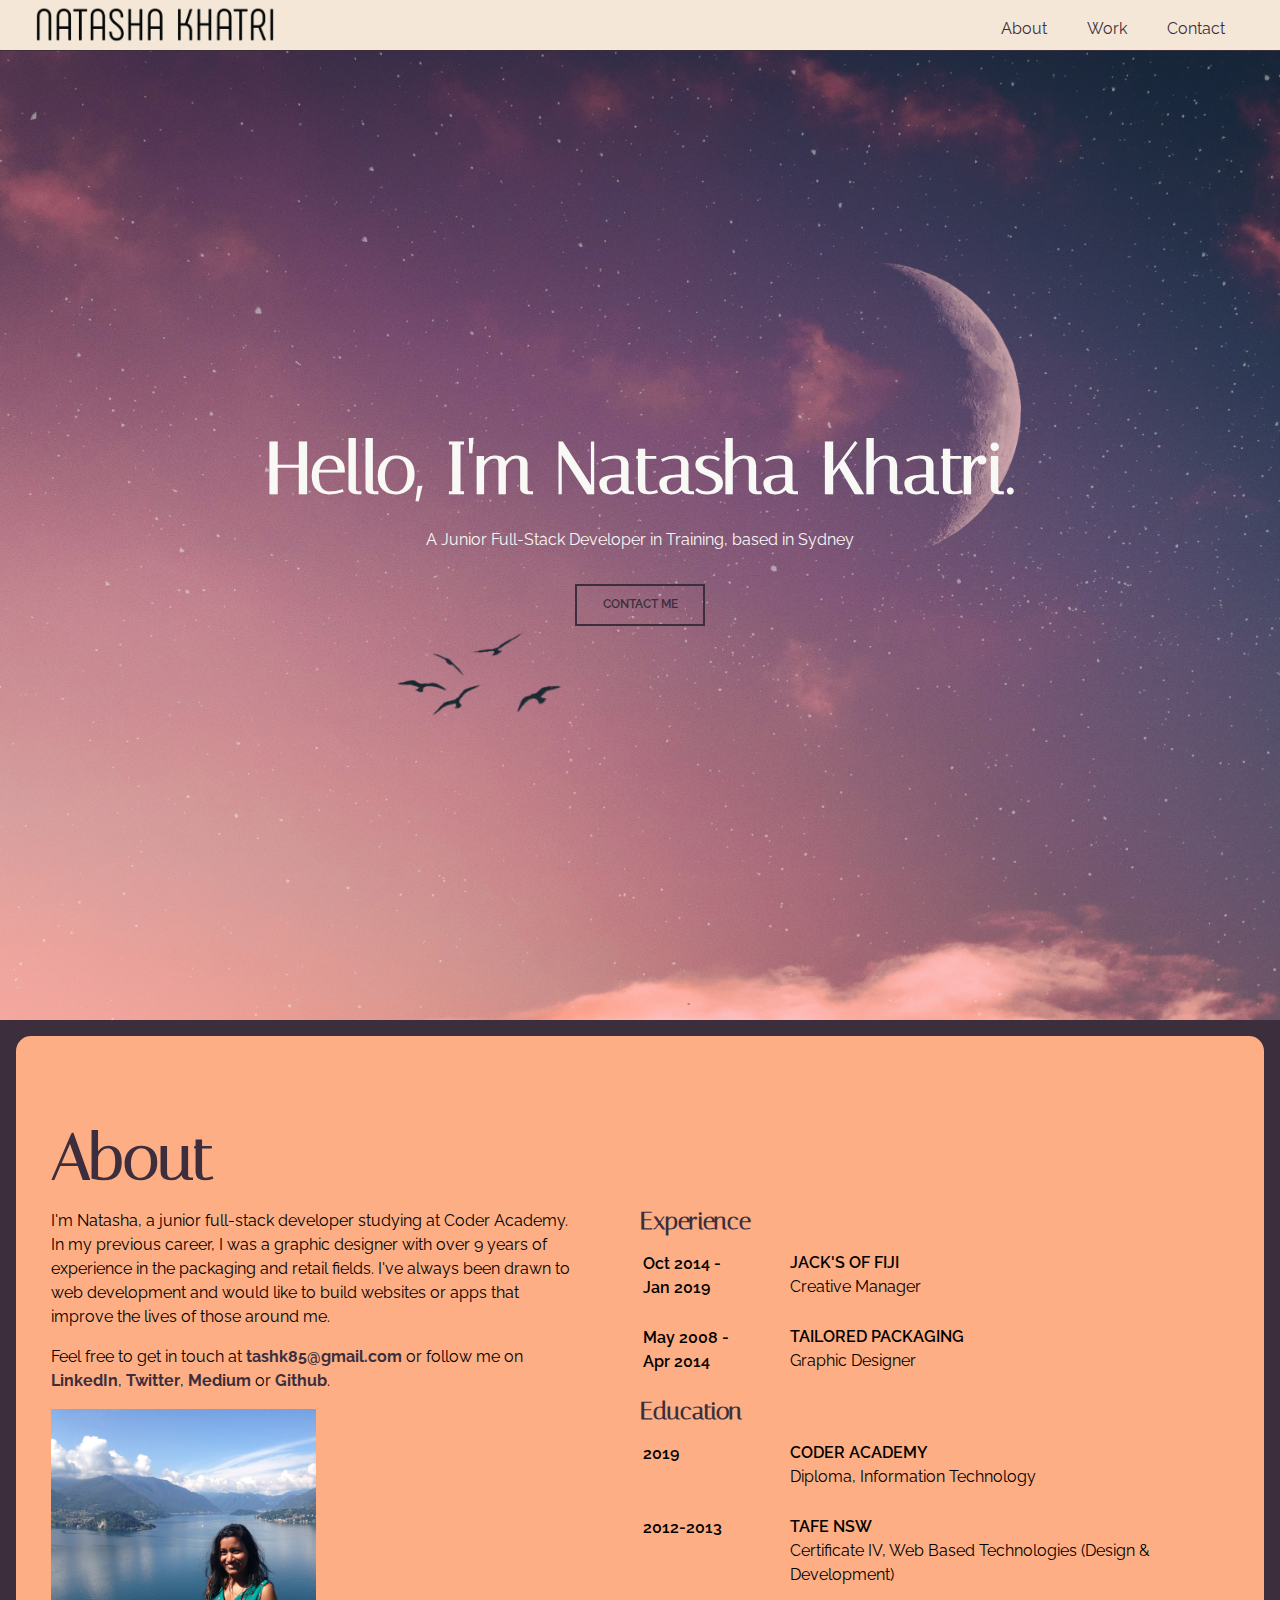
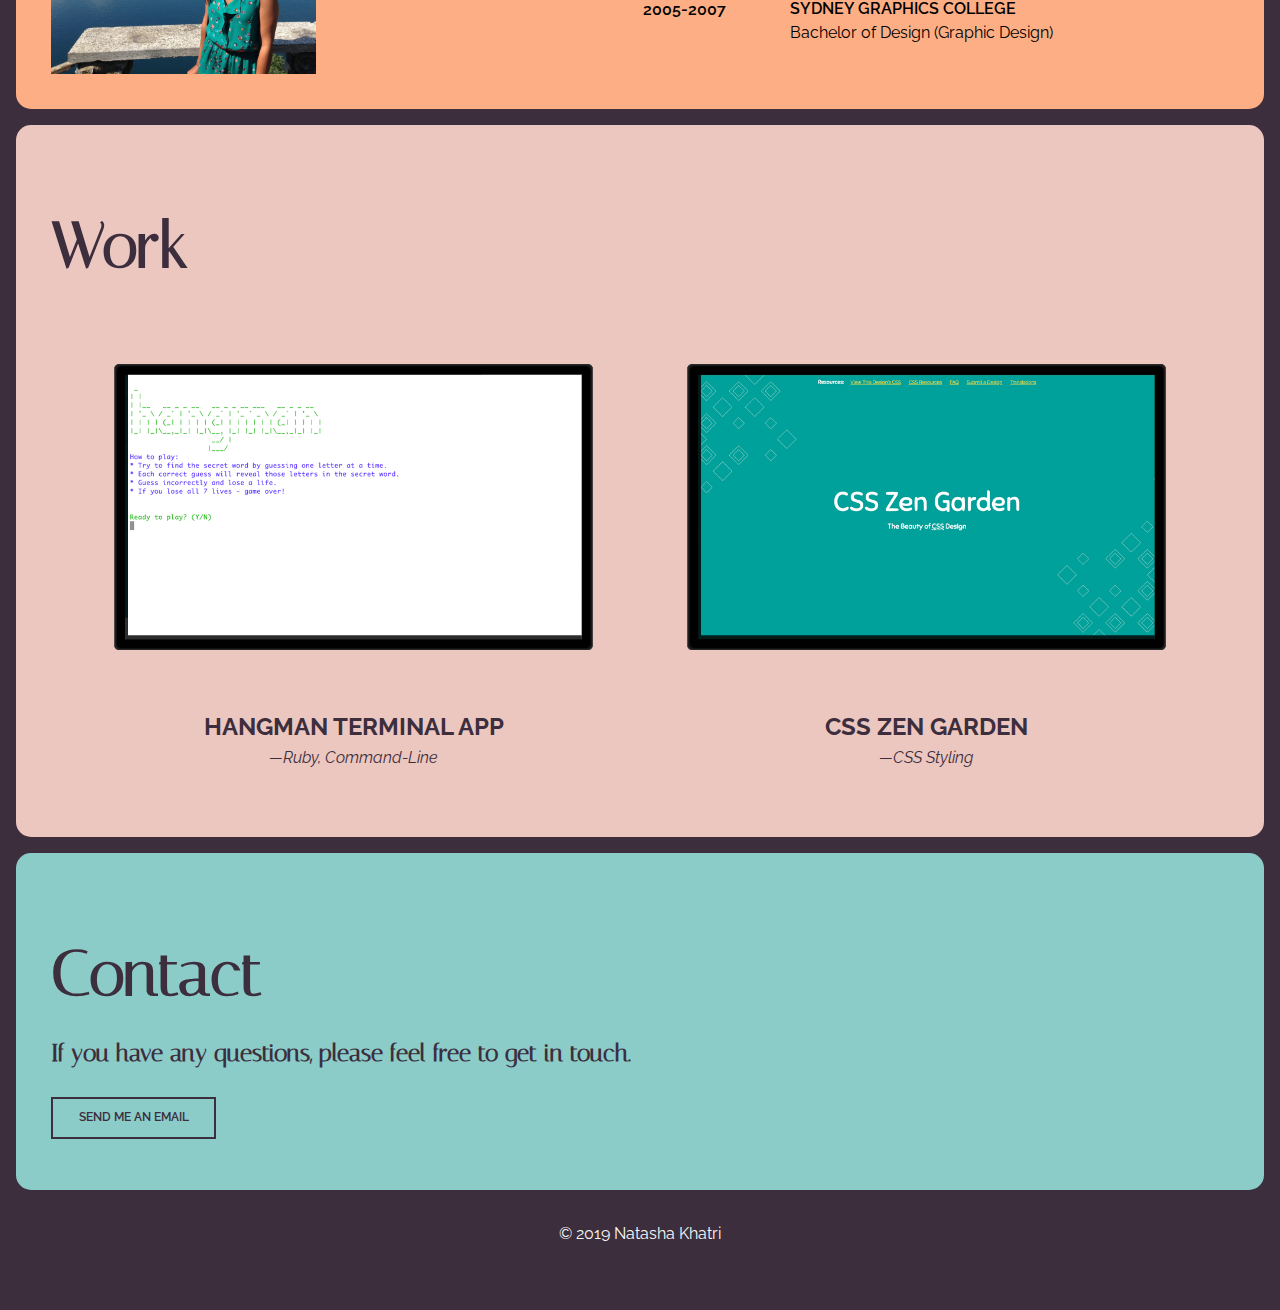
<file: index.html>
<!DOCTYPE html>
<html lang="en">
<head>
    <meta charset="utf-8">
    <meta http-equiv="X-UA-Compatible" content="IE=edge">
    <title>Natasha Khatri | Junior Web Developer</title>
    <meta name="viewport" content="width=device-width, initial-scale=1" />
    <link rel="stylesheet" type="text/css" media="screen" href="./css/normalize.css" />
    <link rel="stylesheet" type="text/css" media="screen" href="./css/main.css" />
    <link rel="stylesheet" href="https://use.fontawesome.com/releases/v5.7.2/css/all.css" integrity="sha384-fnmOCqbTlWIlj8LyTjo7mOUStjsKC4pOpQbqyi7RrhN7udi9RwhKkMHpvLbHG9Sr" crossorigin="anonymous" />
    <link rel="icon" href="./images/nk-favicon.ico" type="image/x-icon" />
</head>
<body>
    <!-- Header section  -->
    <header>
        <nav class="navBar">
            <nav class="wrapper">
                <!-- Logo -->
                <div class="logo">
                    <a href="index.html">
                        <img src="./images/Natasha_Khatri_Logo.png" alt="Natasha's logo" />
                    </a>
                </div>
                <input type="checkbox" id="menu-toggle" />
                <label for="menu-toggle" class="label-toggle">
                    <i class="fas fa-bars"></i>
                </label>
                <!-- Navigation Menu Links -->
                <ul role="navigation">
                    <li><a href="#about">About</a></li>
                    <li><a href="#work">Work</a></li>
                    <li><a href="#contact">Contact</a></li>
                </ul>
            </nav>
        </nav>
    </header>
    
    <!-- main content section -->
    <main role="main">
        <!-- Main banner section -->
        <section id="banner" role="banner">
            <div class="headline-text">
                <h1>Hello, I'm Natasha Khatri.</h1>
                <p>A Junior Full-Stack Developer in Training, based in Sydney</p>
                <div class="btn-main">
                    <a class="button" href="#contact">Contact Me</a>
                </div>
            </div>
        </section>

        <!-- About section -->
        <section id="about" role="article">
            <div class="heading">
                <h2>About</h2>
            </div>
            <div class="about-info">
                <div class="about-intro">
                        <p>I'm Natasha, a junior full-stack developer studying at Coder Academy. In my previous career, I was a graphic designer with over 9 years of experience in the packaging and retail fields. I've always been drawn to web development and would like to build websites or apps that improve the lives of those around me.</p>
                        <p>Feel free to get in touch at <a href="mailto:tashk85@gmail.com" target="_blank">tashk85@gmail.com</a> or follow me on <a href="https://www.linkedin.com/in/natasha-khatri-57562442" target="_blank">LinkedIn</a>, <a href="https://twitter.com/tashk85" target="_blank">Twitter</a>, <a href="https://medium.com/@tashk85" target="_blank">Medium</a> or <a href="https://github.com/tashk85" target="_blank">Github</a>.</p>
                        <div class="image-container">
                                <img src="images/NK-Italy.jpg" alt="Natasha posing in front of Lake Como" />
                        </div>
                    </div>
                    <div class="history-text">
                        <h3>Experience</h3>
                        <table>
                                <thead>
                                    <tr>
                                        <th>Year</th>
                                        <th>Work History</th>
                                    </tr>
                                </thead>
                                <tbody>
                                    <tr>
                                        <td class="date">Oct 2014 - <br />Jan 2019</td>
                                        <td class="study-info"><span class="school">Jack's of Fiji</span> <br /> Creative Manager</td>
                                    </tr>
                                    <tr>
                                        <td class="date">May 2008 - <br />Apr 2014</td>
                                        <td class="study-info"><span class="school">Tailored Packaging</span> <br /> Graphic Designer</td>
                                    </tr>
                                </tbody>
                            </table>
                        <h3>Education</h3>
                        <table>
                            <thead>
                                <tr>
                                    <th>Date of Study</th>
                                    <th>Education</th>
                                </tr>
                            </thead>
                            <tbody>
                                <tr>
                                    <td class="date">2019</td>
                                    <td class="study-info"><span class="school">Coder Academy</span> <br /> Diploma, Information Technology</td>
                                </tr>
                                <tr>
                                    <td class="date">2012-2013</td>
                                    <td class="study-info"><span class="school">TAFE NSW</span> <br /> Certificate IV, Web Based Technologies (Design & Development)</td>
                                </tr>
                                <tr>
                                    <td class="date">2005-2007</td>
                                    <td class="study-info"><span class="school">Sydney Graphics College</span> <br /> Bachelor of Design (Graphic Design)</td>
                                </tr>
                            </tbody>
                        </table>
                    </div>
            </div>
            
        </section>
        
        <!-- Portfolio work section -->
        <section id="work">
            <div class="heading">
                <h2>Work</h2>
            </div>
            <div class="works-container">
                <div class="works-row">
                    <a href="hangman.html">
                        <div class="works-column">
                            <div class="image-container">
                                <img src="images/hangman_terminal_app_feat.png" alt="Hangman app welcome message" />
                            </div>
                            <div class="works-overlay">
                                <h3>Hangman Terminal App</h3>
                                <p>—Ruby, Command-Line</p>
                            </div>
                        </div>
                    </a>
                    <a href="css_zen_garden.html">
                        <div class="works-column">
                            <div class="image-container">
                                    <img src="images/css_zen_home_feat.png" alt="CSS Zen Garden page" />
                            </div>
                            <div class="works-overlay">
                                <h3>CSS Zen Garden</h3>
                                <p>—CSS Styling</p>
                            </div>
                        </div>
                    </a>
                </div>
            </div>
        </section>
        
        <!-- Contact section -->
        <section id="contact">
            <div class="heading">
                <h2>Contact</h2>
            </div>
            <div>
                <h3>If you have any questions, please feel free to get in touch.</h3>
                <div class="btn-main">
                    <a class="button" href="mailto:tashk85@gmail.com" target="_blank">Send Me An Email</a>
                </div>
            </div>
        </section>
    </main>
    
    <!-- footer section -->
    <footer role="contentinfo">
        <p>&copy; 2019 Natasha Khatri</p>
        <ul class="social" role="presentation">
            <li><a href="https://www.linkedin.com/in/natasha-khatri-57562442" target="_blank"><i class="fab fa-linkedin-in"></i></a></li>
            <li><a href="https://github.com/tashk85" target="_blank"><i class="fab fa-github"></i></a></li>
            <li><a href="https://twitter.com/tashk85" target="_blank"><i class="fab fa-twitter"></i></a></li>
            <li><a href="https://medium.com/@tashk85" target="_blank"><i class="fab fa-medium-m"></i></a></li>
        </ul>
    </footer>

</body>
</html>
</file>
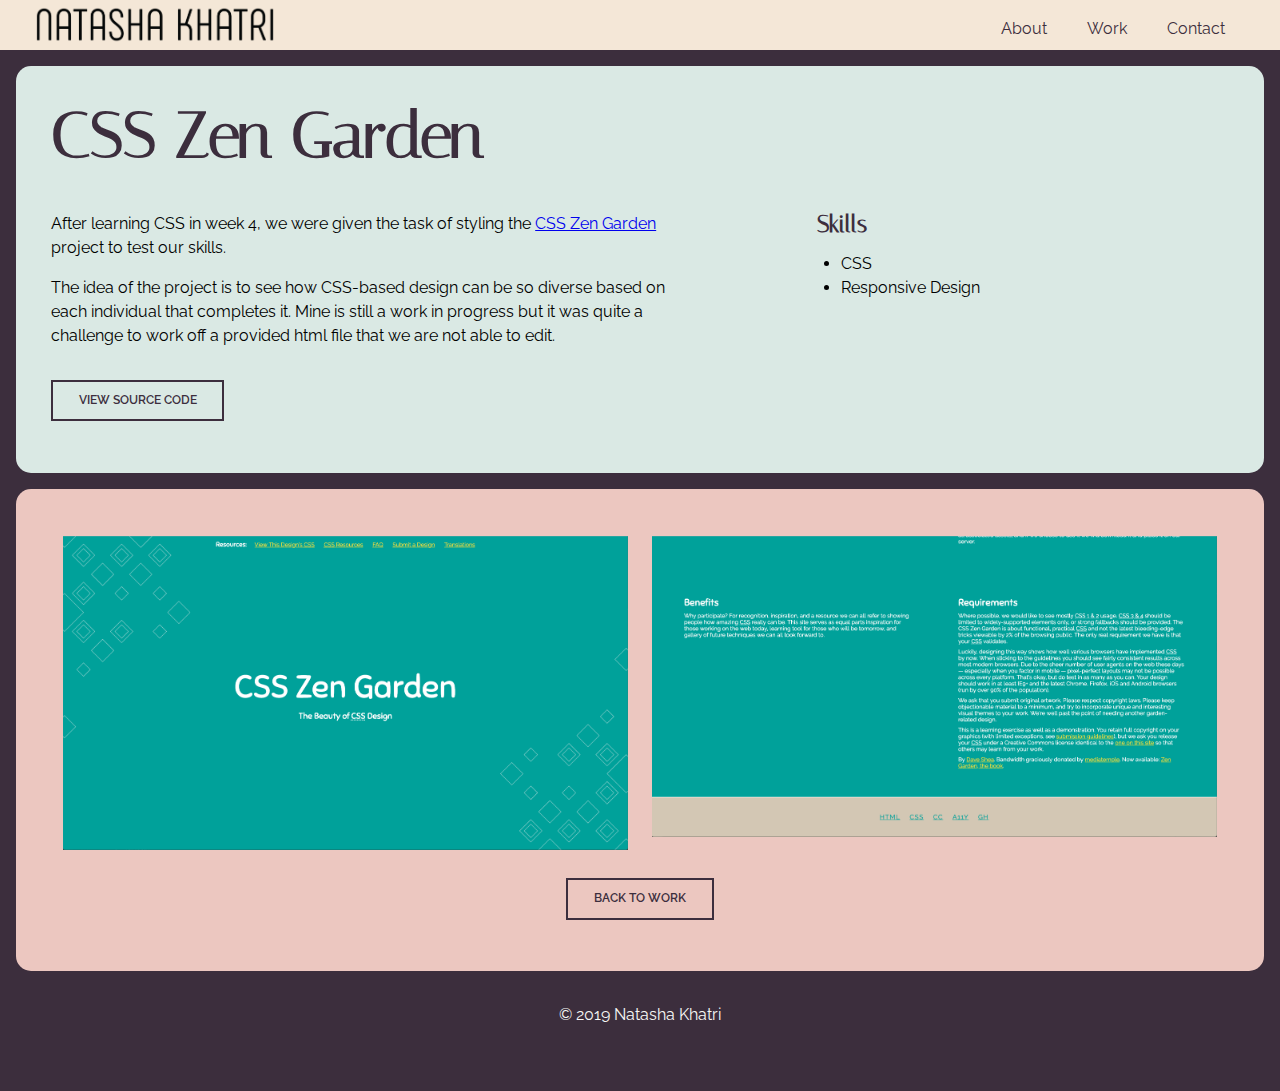
<file: css_zen_garden.html>
<!DOCTYPE html>
<html lang="en">
<head>
    <meta charset="utf-8">
    <meta http-equiv="X-UA-Compatible" content="IE=edge">
    <title>Natasha Khatri | Junior Web Developer</title>
    <meta name="viewport" content="width=device-width, initial-scale=1" />
    <link rel="stylesheet" type="text/css" media="screen" href="./css/normalize.css" />
    <link rel="stylesheet" type="text/css" media="screen" href="./css/main.css" />
    <link rel="stylesheet" href="https://use.fontawesome.com/releases/v5.7.2/css/all.css" integrity="sha384-fnmOCqbTlWIlj8LyTjo7mOUStjsKC4pOpQbqyi7RrhN7udi9RwhKkMHpvLbHG9Sr" crossorigin="anonymous" />
    <link rel="icon" href="./images/nk-favicon.ico" type="image/x-icon" />
</head>
<body>
    <!-- Header section  -->
    <header>
        <nav class="navBar">
            <nav class="wrapper">
                <!-- Logo -->
                <div class="logo">
                    <a href="index.html">
                        <img src="./images/Natasha_Khatri_Logo.png" alt="Natasha's logo" />
                    </a>
                </div>
                <input type="checkbox" id="menu-toggle" />
                <label for="menu-toggle" class="label-toggle">
                    <i class="fas fa-bars"></i>
                </label>
                <!-- Navigation Menu Links -->
                <ul>
                    <li><a href="index.html#about">About</a></li>
                    <li><a href="index.html#work">Work</a></li>
                    <li><a href="index.html#contact">Contact</a></li>
                </ul>
            </nav>
        </nav>
    </header>
    
    <!-- main content section -->
    <main class="zen-main">
        <section class="project-text">
            <h2>CSS Zen Garden</h2>
            <div class="text-container">
                <div class="text-left">
                    <p>After learning CSS in week 4, we were given the task of styling the <a href="http://www.csszengarden.com/" target="_blank">CSS Zen Garden</a> project to test our skills.</p>
                    <p>The idea of the project is to see how CSS-based design can be so diverse based on each individual that completes it. Mine is still a work in progress but it was quite a challenge to work off a provided html file that we are not able to edit.</p>
                    <div class="btn-main">
                        <a class="button" href="https://github.com/tashk85/css_zen_garden" target="_blank">View Source Code</a>
                    </div>
                </div>
                <div class="text-right">
                    <h3>Skills</h3>
                    <ul>
                        <li>CSS</li>
                        <li>Responsive Design</li>
                    </ul>
                </div>            
            </div>
        </section>
        <section class="project-images">
            <div class="image-container">
                    <img src="images/css_zen_home.png" alt="My CSS Zen Garden page design" />
            </div>
            <div class="image-container">
                    <img src="images/css_zen_page1.png" alt="My CSS Zen Garden page design" />
            </div>
            <div class="btn-main">
                <a class="button" href="index.html#work">Back to Work</a>
            </div>
        </section>
    </main>
    
    <!-- footer section -->
    <footer>
        <p>&copy; 2019 Natasha Khatri</p>
        <ul class="social" role="presentation">
            <li><a href="https://www.linkedin.com/in/natasha-khatri-57562442" target="_blank"><i class="fab fa-linkedin-in"></i></a></li>
            <li><a href="https://github.com/tashk85" target="_blank"><i class="fab fa-github"></i></a></li>
            <li><a href="https://twitter.com/tashk85" target="_blank"><i class="fab fa-twitter"></i></a></li>
            <li><a href="https://medium.com/@tashk85" target="_blank"><i class="fab fa-medium-m"></i></a></li>
          </ul>
    </footer>

</body>
</html>
</file>
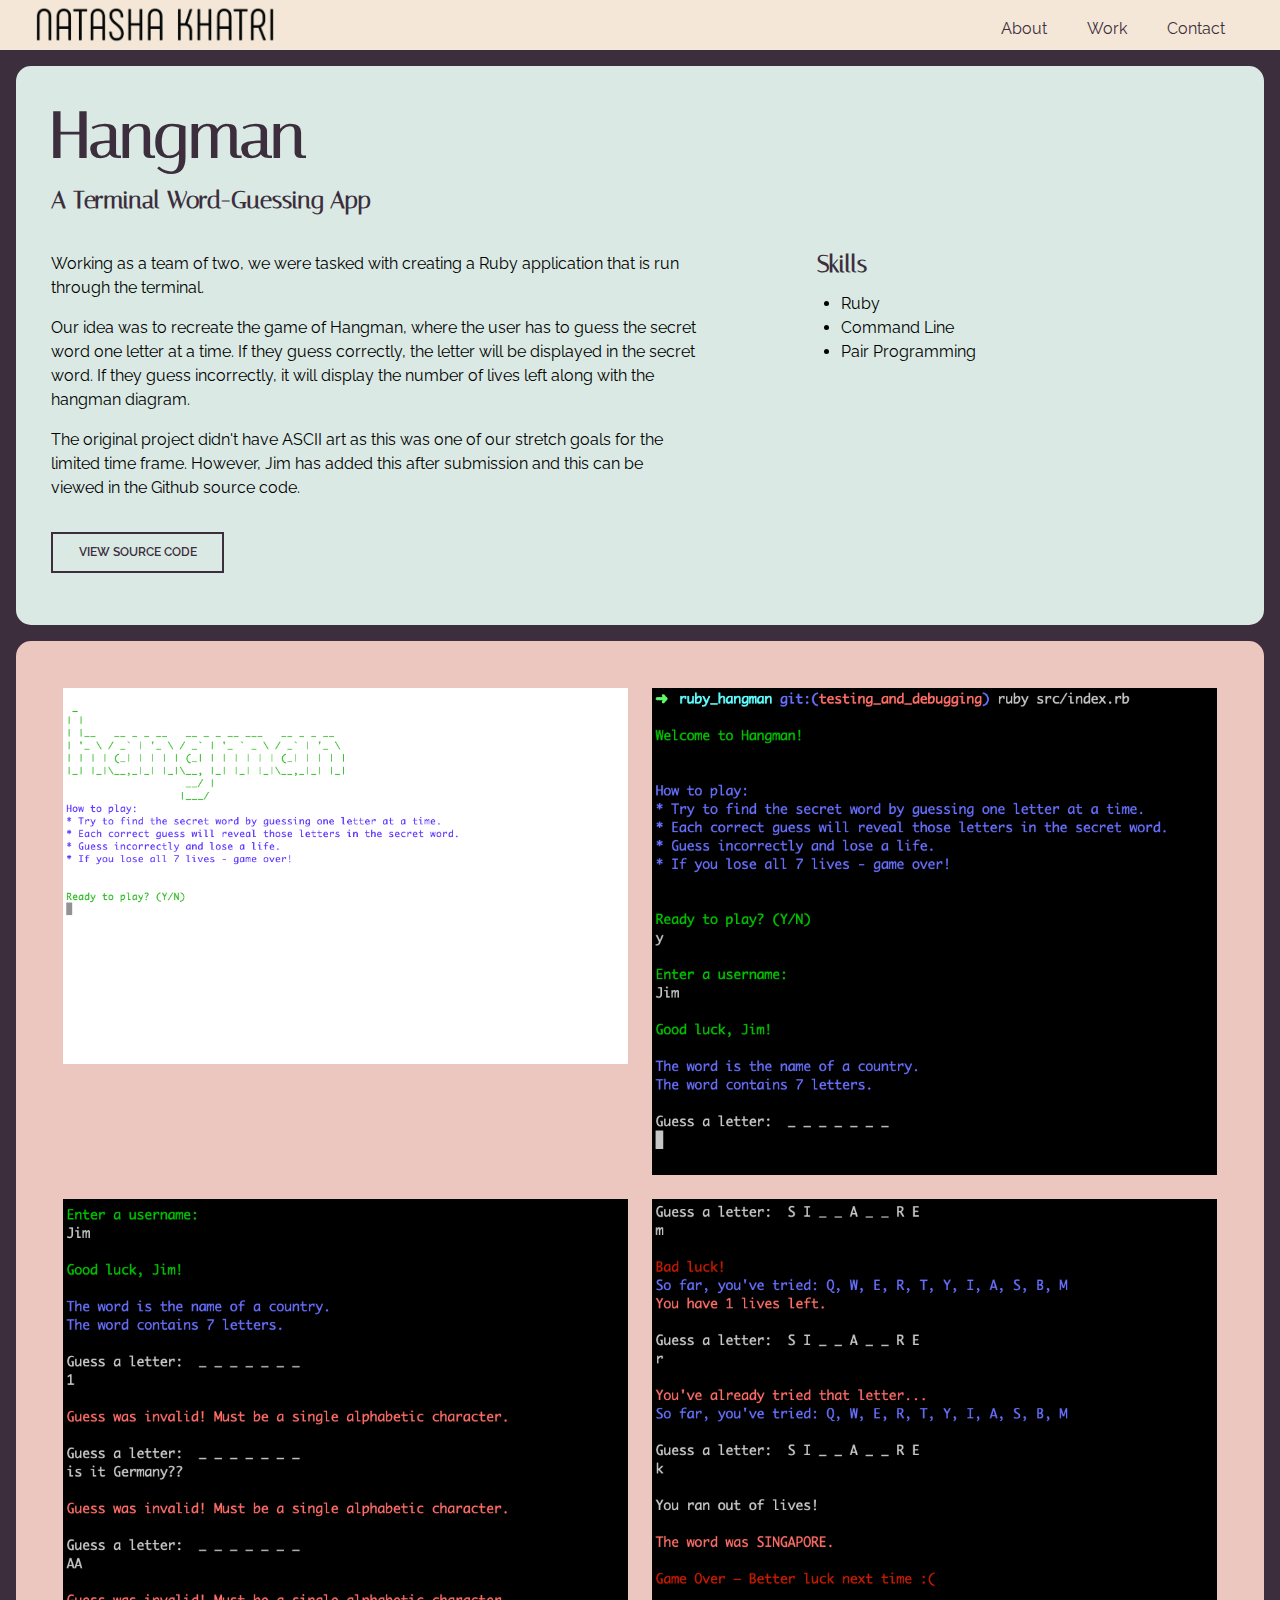
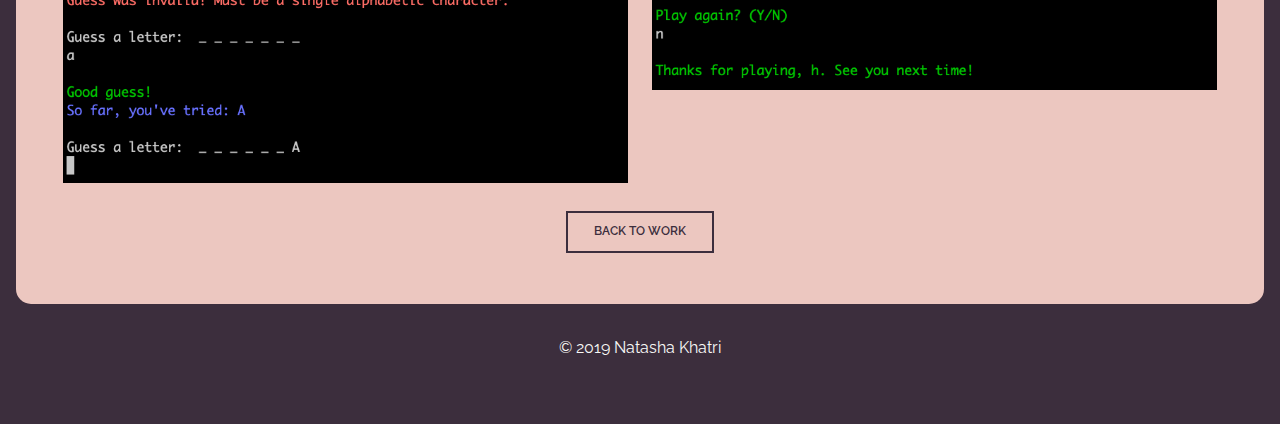
<file: hangman.html>
<!DOCTYPE html>
<html lang="en">
<head>
    <meta charset="utf-8">
    <meta http-equiv="X-UA-Compatible" content="IE=edge">
    <title>Natasha Khatri | Junior Web Developer</title>
    <meta name="viewport" content="width=device-width, initial-scale=1" />
    <link rel="stylesheet" type="text/css" media="screen" href="./css/normalize.css" />
    <link rel="stylesheet" type="text/css" media="screen" href="./css/main.css" />
    <link rel="stylesheet" href="https://use.fontawesome.com/releases/v5.7.2/css/all.css" integrity="sha384-fnmOCqbTlWIlj8LyTjo7mOUStjsKC4pOpQbqyi7RrhN7udi9RwhKkMHpvLbHG9Sr" crossorigin="anonymous" />
    <link rel="icon" href="./images/nk-favicon.ico" type="image/x-icon" />
</head>
<body>
    <!-- Header section  -->
    <header>
        <nav class="navBar">
            <nav class="wrapper">
                <!-- Logo -->
                <div class="logo">
                    <a href="index.html">
                        <img src="./images/Natasha_Khatri_Logo.png" alt="Natasha's logo" />
                    </a>
                </div>
                <input type="checkbox" id="menu-toggle" />
                <label for="menu-toggle" class="label-toggle">
                    <i class="fas fa-bars"></i>
                </label>
                <!-- Navigation Menu Links -->
                <ul>
                    <li><a href="index.html#about">About</a></li>
                    <li><a href="index.html#work">Work</a></li>
                    <li><a href="index.html#contact">Contact</a></li>
                </ul>
            </nav>
        </nav>
    </header>
    
    <!-- main content section -->
    <main class="hangman-main">
        <section class="project-text">
            <h2>Hangman</h2>
            <h3>A Terminal Word-Guessing App</h3>
            <div class="text-container">
                <div class="text-left">
                    <p>Working as a team of two, we were tasked with creating a Ruby application that is run through the terminal.</p>
                    <p>Our idea was to recreate the game of Hangman, where the user has to guess the secret word one letter at a time. If they guess correctly, the letter will be displayed in the secret word. If they guess incorrectly, it will display the number of lives left along with the hangman diagram.</p>
                    <p>The original project didn't have ASCII art as this was one of our stretch goals for the limited time frame. However, Jim has added this after submission and this can be viewed in the Github source code.</p>
                    <div class="btn-main">
                        <a class="button" href="https://github.com/tashk85/ruby_hangman" target="_blank">View Source Code</a>
                    </div>
                </div>
                <div class="text-right">
                    <h3>Skills</h3>
                    <ul>
                        <li>Ruby</li>
                        <li>Command Line</li>
                        <li>Pair Programming</li>
                    </ul>
                </div>
            </div>
            
        </section>
        <section class="project-images">
            <div class="image-container">
                    <img src="images/hangman_terminal_app.png" alt="Hangman app welcome message" />
            </div>
            <div class="image-container">
                    <img src="images/hangman03.png" alt="Hangman app displaying secret word for guessing" />
            </div>
            <div class="image-container">
                    <img src="images/hangman04.png" alt="Hangman app displaying incorrect guesses" />
            </div>
            <div class="image-container">
                    <img src="images/hangman08.png" alt="Hangman app displaying game over message" />
            </div>
            <div class="btn-main">
                <a class="button" href="index.html#work">Back to Work</a>
            </div>
        </section>
    </main>
    
    <!-- footer section -->
    <footer>
        <p>&copy; 2019 Natasha Khatri</p>
        <ul class="social" role="presentation">
            <li><a href="https://www.linkedin.com/in/natasha-khatri-57562442" target="_blank"><i class="fab fa-linkedin-in"></i></a></li>
            <li><a href="https://github.com/tashk85" target="_blank"><i class="fab fa-github"></i></a></li>
            <li><a href="https://twitter.com/tashk85" target="_blank"><i class="fab fa-twitter"></i></a></li>
            <li><a href="https://medium.com/@tashk85" target="_blank"><i class="fab fa-medium-m"></i></a></li>
          </ul>
    </footer>

</body>
</html>
</file>
<file: css/main.css>
@import url("https://fonts.googleapis.com/css?family=Italiana|Raleway:400,700");
/*Color Variables*/
/************** Universal Styles **************/
html {
  font-family: "Raleway", sans-serif;
  font-size: 16px;
  box-sizing: border-box;
}

body {
  width: 100%;
  min-width: 320px;
  background-color: #3C2E3D;
  padding-top: 50px;
}

ul {
  padding: 0;
}

h1, h2, h3 {
  font-family: "Italiana", serif;
  margin: 0;
}

h4 {
  font-weight: 700;
}

h1 {
  font-size: 2.5rem;
  font-weight: 800;
  line-height: 1.1;
  padding-bottom: 1.25rem;
}

h2 {
  font-size: 2rem;
  line-height: 1.1;
  padding-bottom: 1rem;
  color: #3C2E3D;
}

h3 {
  font-size: 1.5rem;
  line-height: 1;
  padding: 1rem 0;
  margin: 0;
  color: #3C2E3D;
}

h4 {
  font-size: 1rem;
  margin: 0;
  font-style: italic;
  color: #3C2E3D;
}

p {
  margin: 0;
  padding-bottom: 1rem;
  line-height: 1.5;
}

/* heading sizes for screens above 768px */
@media only screen and (min-width: 768px) {
  h1 {
    font-size: 4.5rem;
  }

  h2 {
    font-size: 4rem;
  }
}
.image-container {
  overflow: hidden;
}
.image-container img {
  display: block;
  max-width: 100%;
}

.btn-main {
  padding: 1rem 0;
}

.button {
  display: inline-block;
  font-size: 0.75rem;
  font-weight: 600;
  border: 2px solid #3C2E3D;
  color: #3C2E3D;
  padding: 0.75rem 1.6rem;
  text-decoration: none;
  text-align: center;
  text-transform: uppercase;
  cursor: pointer;
}
.button:hover, .button:focus {
  background-color: #3C2E3D;
  color: white;
  transition: all 0.75s ease-in-out 0s;
  -webkit-transition: all 0.75s ease-in-out 0s;
  text-decoration: none;
}

/************** Navigation menu **************/
.navBar {
  background-color: #F4E7D7;
  position: fixed;
  top: 0;
  z-index: 6;
  width: 100%;
  height: 50px;
  border-bottom: solid 1px #3C2E3D;
}
.navBar .wrapper {
  display: flex;
  margin: 0 auto;
}
.navBar .logo {
  display: flex;
  padding: 0.375rem 0 0 2.1875rem;
}
.navBar .logo a {
  display: block;
}
.navBar .logo img {
  width: 15rem;
}
.navBar ul {
  margin: 0;
  margin-right: 2.1875rem;
  margin-left: auto;
  list-style-type: none;
  display: flex;
  justify-content: flex-end;
}
.navBar ul li {
  display: block;
  padding: 20px;
}
.navBar a {
  color: #3C2E3D;
  text-decoration: none;
  transition: all 0.5s ease;
}
.navBar a:hover, .navBar a:focus {
  color: #FDAE84;
  text-decoration: underline;
}

#menu-toggle {
  display: none;
}

.label-toggle {
  display: none;
}

/* Navigation menu for screens below 768px wide */
@media screen and (max-width: 768px) {
  nav ul {
    background-color: #F4E7D7;
    position: relative;
    top: 2px;
    list-style-type: none;
    opacity: 0;
    text-align: center;
    transition: all 1s ease;
    width: 100%;
    padding: 0;
    visibility: hidden;
  }
  nav ul:last-child {
    border-bottom: 2px solid #3C2E3D;
  }

  #menu-toggle:checked ~ ul {
    opacity: 1;
    height: 100%;
    visibility: visible;
    flex-direction: column;
  }

  .label-toggle {
    cursor: pointer;
    display: block;
    position: fixed;
    top: 0;
    right: 0;
    height: 35px;
    margin-top: 1em;
    width: 35px;
  }

  .wrapper {
    flex-direction: column;
  }
}
/************** main content **************/
#about, #work, #contact {
  padding: 1.5rem;
  border-radius: 15px;
  margin: 1rem;
}
#about h2, #work h2, #contact h2 {
  margin-top: 51px;
  /* padding to avoid hiding headings under nav menu */
}

/* section styling on screens more than 768px wide */
@media only screen and (min-width: 768px) {
  #about, #work, #contact {
    padding: 2.2rem;
  }
}
/************** banner section **************/
#banner {
  height: 100vh;
  background: url("../images/amazing-animals-avian-1921336.jpg");
  background-size: cover;
  background-position: top;
  background-repeat: no-repeat;
  display: flex;
  justify-content: center;
  align-items: center;
  padding: 1.5rem;
}

.headline-text {
  text-align: center;
  color: #F8F8F5;
}
.headline-text p {
  padding-bottom: 1rem;
}

/* banner styles on screens more than 768px wide */
@media only screen and (min-width: 768px) {
  #banner {
    padding: 2.2rem;
  }
}
/************** about section **************/
#about {
  height: 100%;
  background-color: #FDAE84;
}
#about h3 {
  padding-top: 2rem;
}

.about-intro a {
  color: #3C2E3D;
  text-decoration: none;
  font-weight: 700;
}
.about-intro a:hover {
  text-decoration: underline;
}
.about-intro .image-container {
  width: 50%;
}

.history-text table {
  width: 100%;
}
.history-text thead {
  display: none;
}
.history-text tr, .history-text td {
  vertical-align: top;
  height: 4rem;
}
.history-text td {
  line-height: 1.5;
}
.history-text .study-info {
  padding: 0 0 0.5rem 2rem;
}
.history-text .date {
  font-weight: 600;
  width: 7rem;
}
.history-text .school {
  font-weight: 600;
  text-transform: uppercase;
}

/* about styles on screens more than 800px wide */
@media only screen and (min-width: 800px) {
  #about h3 {
    padding-top: 0;
  }

  .about-info {
    display: flex;
    flex-wrap: wrap;
    justify-content: space-between;
  }

  .about-intro {
    width: 45%;
  }

  .history-text {
    width: 50%;
  }
}
/************** work section **************/
#work {
  background-color: #ECC7C0;
}
#work .works-container {
  margin: 0 auto;
  max-width: 100%;
  padding: 0 1rem;
}
#work .works-row {
  display: flex;
  justify-content: center;
  flex-wrap: wrap;
}
#work .works-row a {
  display: block;
  margin: 0 auto;
  text-decoration: none;
}
#work .works-column {
  padding: 1rem;
  transition: all 0.75s ease-in-out 0s;
  -webkit-transition: all 0.75s ease-in-out 0s;
  color: #000;
}
#work .works-column:hover {
  cursor: pointer;
  background-color: #F4E7D7;
  transition: all 0.75s ease-in-out 0s;
  -webkit-transition: all 0.75s ease-in-out 0s;
  color: #000;
  text-decoration: underline;
}
#work .works-column:hover .image-container {
  filter: grayscale(100%);
  transition: all 0.75s ease-in-out 0s;
  -webkit-transition: all 0.75s ease-in-out 0s;
}

.works-overlay {
  display: block;
  width: 100%;
  text-align: center;
}
.works-overlay h3 {
  font-family: "Raleway", sans-serif;
  text-transform: uppercase;
  padding-bottom: 0.4rem;
}
.works-overlay p {
  color: #3C2E3D;
  font-style: italic;
}

/* work styles on screens more than 700px wide */
@media only screen and (min-width: 700px) {
  .works-row a {
    width: 50%;
  }
  .works-row a:focus {
    text-decoration: underline;
  }
}
/************** works project pages **************/
.project-text, .project-images {
  padding: 1.5rem;
  border-radius: 15px;
  margin: 1rem;
}

/* project padding on screens more than 768px wide */
@media only screen and (min-width: 768px) {
  .project-text, .project-images {
    padding: 2.2rem;
  }
}
.project-text {
  background-color: #DAE9E4;
}
.project-text ul {
  padding-left: 1.5rem;
  line-height: 1.5;
  margin: 0;
}

.project-images {
  display: flex;
  justify-content: center;
  align-items: flex-start;
  flex-wrap: wrap;
  background-color: #ECC7C0;
}
.project-images .image-container {
  display: block;
  margin: 0 auto;
  padding: 0.75rem 0;
}

/* project styles on screens more than 768px wide */
@media only screen and (min-width: 768px) {
  .project-text h2 {
    font-size: 4rem;
  }
  .project-text h3 {
    padding-top: 0;
  }

  .text-container {
    display: flex;
    justify-content: space-between;
    padding-top: 1.5rem;
  }
  .text-container .text-left {
    width: 55%;
  }
  .text-container .text-right {
    width: 35%;
  }

  .project-images .image-container {
    width: 48%;
    justify-content: space-between;
  }
}
/************** contact section **************/
#contact {
  background-color: #8BCBC8;
}
#contact ul {
  list-style-type: none;
}

/************** footer styling **************/
footer {
  padding: 1rem 0;
}
footer p {
  color: #F8F8F5;
  text-align: center;
}
footer ul {
  display: flex;
  justify-content: center;
}
footer ul li {
  display: block;
  padding: 0 1rem;
  list-style-type: none;
}
footer .social li a {
  font-size: 1.5rem;
  color: #F8F8F5;
}
footer .social li a:hover, footer .social li a:focus {
  color: #FDAE84;
  transition: all 0.5s ease;
}

/*# sourceMappingURL=main.css.map */
</file>
